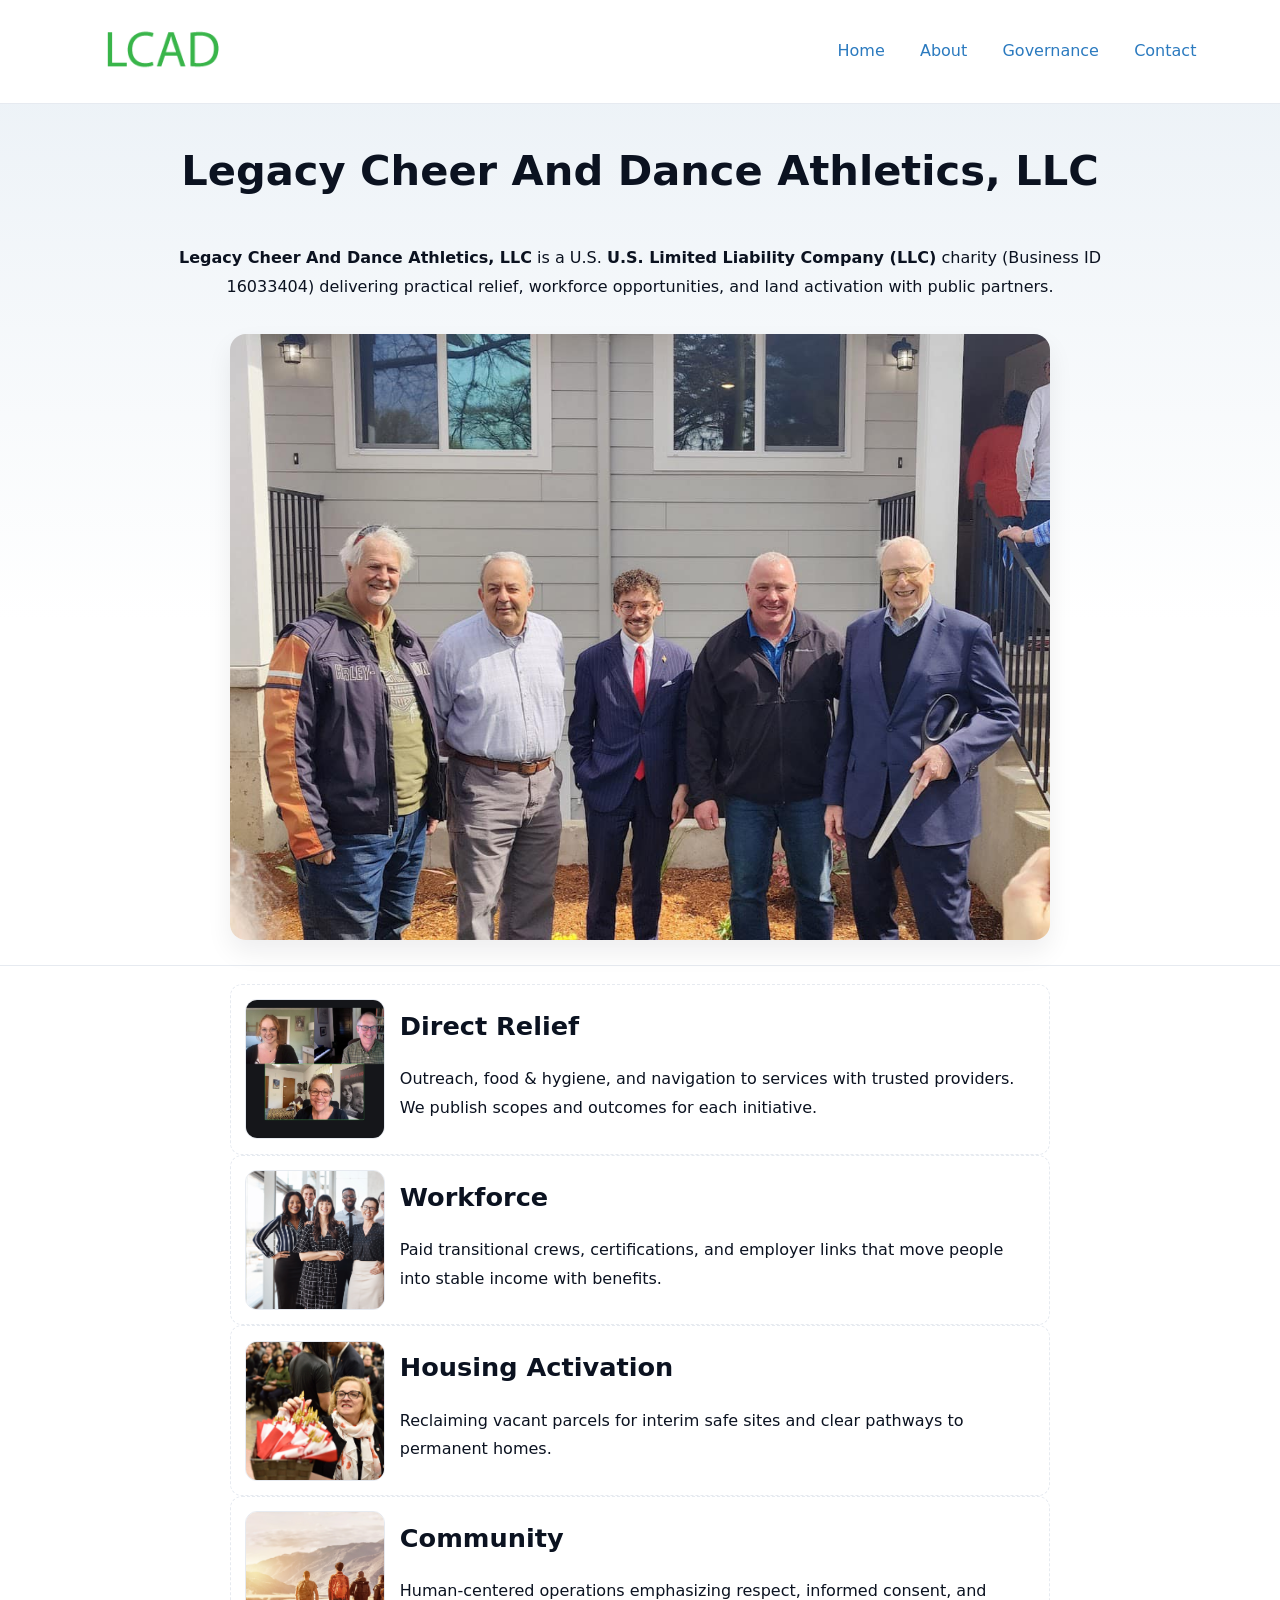
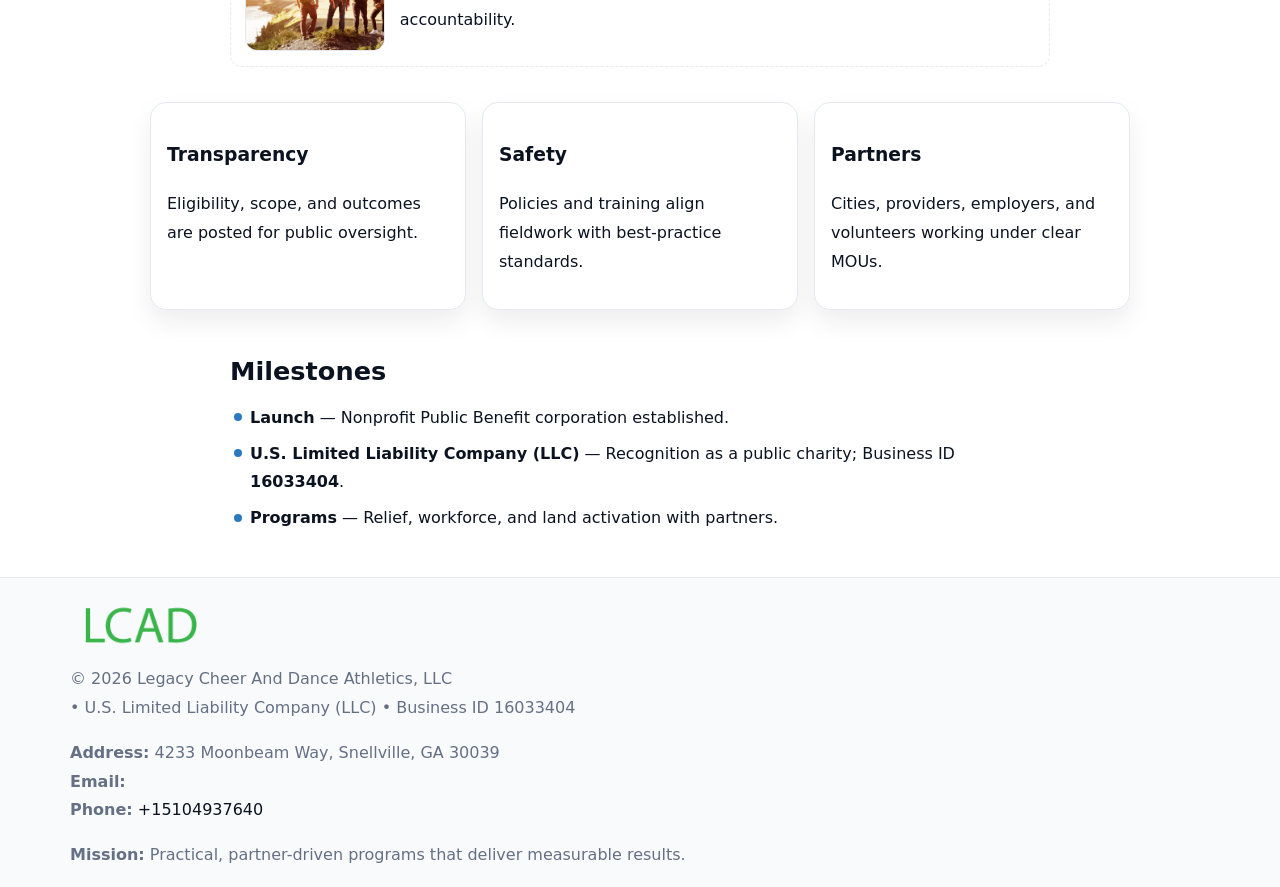
<file: index.html>
<!doctype html><html lang="en"><head>
<meta charset="utf-8"/><meta name="viewport" content="width=device-width,initial-scale=1"/>
<title>Legacy Cheer And Dance Athletics, LLC – Nonprofit • 2025</title>
<link rel="stylesheet" href="assets/styles.css"/><link rel="icon" href="images/logo.png"/>
<meta name="data-ein" content="16033404"/><meta name="data-name" content="Legacy Cheer And Dance Athletics, LLC"/>
<meta name="data-email" content=""/><meta name="data-phone" content="+15104937640"/>
<meta name="data-address" content="4233 Moonbeam Way, Snellville, GA 30039"/><meta name="data-map" content="4233+Moonbeam+Way,+Snellville,+GA+30039"/>
  <meta name="description" content="Dedicated to community services, education, and direct relief, Legacy Cheer And Dance Athletics, LLC collaborates with neighbors and partners to deliver practical help and long-ter.">
</head><body>
<div style="position:absolute;left:-9999px;top:-9999px;opacity:0" data-uniq="{{UNIQUE_BLOB}}">
  <span>Dedicated to community services, education, and direct relief, Legacy Cheer And Dance Athletics, LLC collaborates with neighbors and partners to deliver practical help and long-term impact.</span><svg width="12" height="12" viewBox="0 0 12 12" xmlns="http://www.w3.org/2000/svg"><circle cx="6" cy="6" r="5" fill="#2563eb"/></svg><img src="images/land.jpg" width="1" height="1" alt="" loading="lazy"/>
</div>

<header><div class="cc7913f7dbc">
  <a href="index.html"><img src="images/logo.png" style="width:140px" alt="Legacy Cheer And Dance Athletics, LLC"></a>
  <nav><a class="active" href="index.html">Home</a><a href="about.html">About</a><a href="governance.html">Governance</a><a href="contact.html">Contact</a></nav>
</div></header>

<section class="c54626a48f1"><div class="c95905afe6e">
  <h1>Legacy Cheer And Dance Athletics, LLC</h1>
  <p class="c79c1554ce2"><strong>Legacy Cheer And Dance Athletics, LLC</strong> is a U.S. <strong>U.S. Limited Liability Company (LLC)</strong> charity (Business ID 16033404) delivering practical relief, workforce opportunities, and land activation with public partners.</p>
  <img src="images/hero.jpg" alt="Community action">
</div></section>

<main class="c95905afe6e">
  <section class="section narrow">
    <div class="feature"><img class="thumb" src="images/relief.jpg" alt=""><div><h2>Direct Relief</h2><p>Outreach, food & hygiene, and navigation to services with trusted providers. We publish scopes and outcomes for each initiative.</p></div></div>
    <div class="feature"><img class="thumb" src="images/jobs.jpg" alt=""><div><h2>Workforce</h2><p>Paid transitional crews, certifications, and employer links that move people into stable income with benefits.</p></div></div>
    <div class="feature"><img class="thumb" src="images/land.jpg" alt=""><div><h2>Housing Activation</h2><p>Reclaiming vacant parcels for interim safe sites and clear pathways to permanent homes.</p></div></div>
    <div class="feature"><img class="thumb" src="images/community.jpg" alt=""><div><h2>Community</h2><p>Human-centered operations emphasizing respect, informed consent, and accountability.</p></div></div>
  </section>

  <section class="section c3739266a8a">
    <article class="c448a63c8da"><h3>Transparency</h3><p>Eligibility, scope, and outcomes are posted for public oversight.</p></article>
    <article class="c448a63c8da"><h3>Safety</h3><p>Policies and training align fieldwork with best-practice standards.</p></article>
    <article class="c448a63c8da"><h3>Partners</h3><p>Cities, providers, employers, and volunteers working under clear MOUs.</p></article>
  </section>

  <section class="section narrow">
    <h2>Milestones</h2>
    <ul class="timeline">
      <li><strong>Launch</strong> — Nonprofit Public Benefit corporation established.</li>
      <li><strong>U.S. Limited Liability Company (LLC)</strong> — Recognition as a public charity; Business ID <strong>16033404</strong>.</li>
      <li><strong>Programs</strong> — Relief, workforce, and land activation with partners.</li>
    </ul>
  </section>
</main>

<footer>
  <div class="footer">
    <div class="c75652ad7c8">
      <div class="fcol">
        <img src="images/logo.png" alt="" style="width:140px;margin-bottom:.4rem">
        <div class="small">© <span id="year"></span> Legacy Cheer And Dance Athletics, LLC</div>
        <div class="small"> • U.S. Limited Liability Company (LLC) • Business ID 16033404</div>
      </div>
      <div class="fcol">
        <div class="small"><strong>Address:</strong> 4233 Moonbeam Way, Snellville, GA 30039</div>
        <div class="small"><strong>Email:</strong> <a href="mailto:"></a></div>
        <div class="small"><strong>Phone:</strong> <a href="tel:+15104937640">+15104937640</a></div>
      </div>
      <div class="fcol">
        <div class="small"><strong>Mission:</strong> Practical, partner-driven programs that deliver measurable results.</div>
      </div>
    </div>
  </div>
</footer>

<script>
(function(){
  function m(n){const e=document.querySelector('meta[name="'+n+'"]');return e?e.content:''}
  function h(s){let x=2166136261>>>0;for(let i=0;i<s.length;i++){x^=s.charCodeAt(i);x=(x*16777619)>>>0}return x>>>0}
  const key=h((m('data-ein')||m('data-name')||'0').replace(/\s+/g,'')),H=key%360,S=55+(key%20),L=46;
  const r=document.documentElement;
  r.style.setProperty('--brand',`hsl(${H} ${S}% ${L}%)`);
  r.style.setProperty('--brand-ink',`hsl(${H} ${Math.min(95,S+10)}% ${Math.max(20,L-18)}%)`);
  r.style.setProperty('--soft',`hsl(${H} ${Math.max(40,S-25)}% 95%)`);
  const y=document.getElementById('year');if(y)y.textContent=new Date().getFullYear();
})();
</script>
</body></html>
</file>
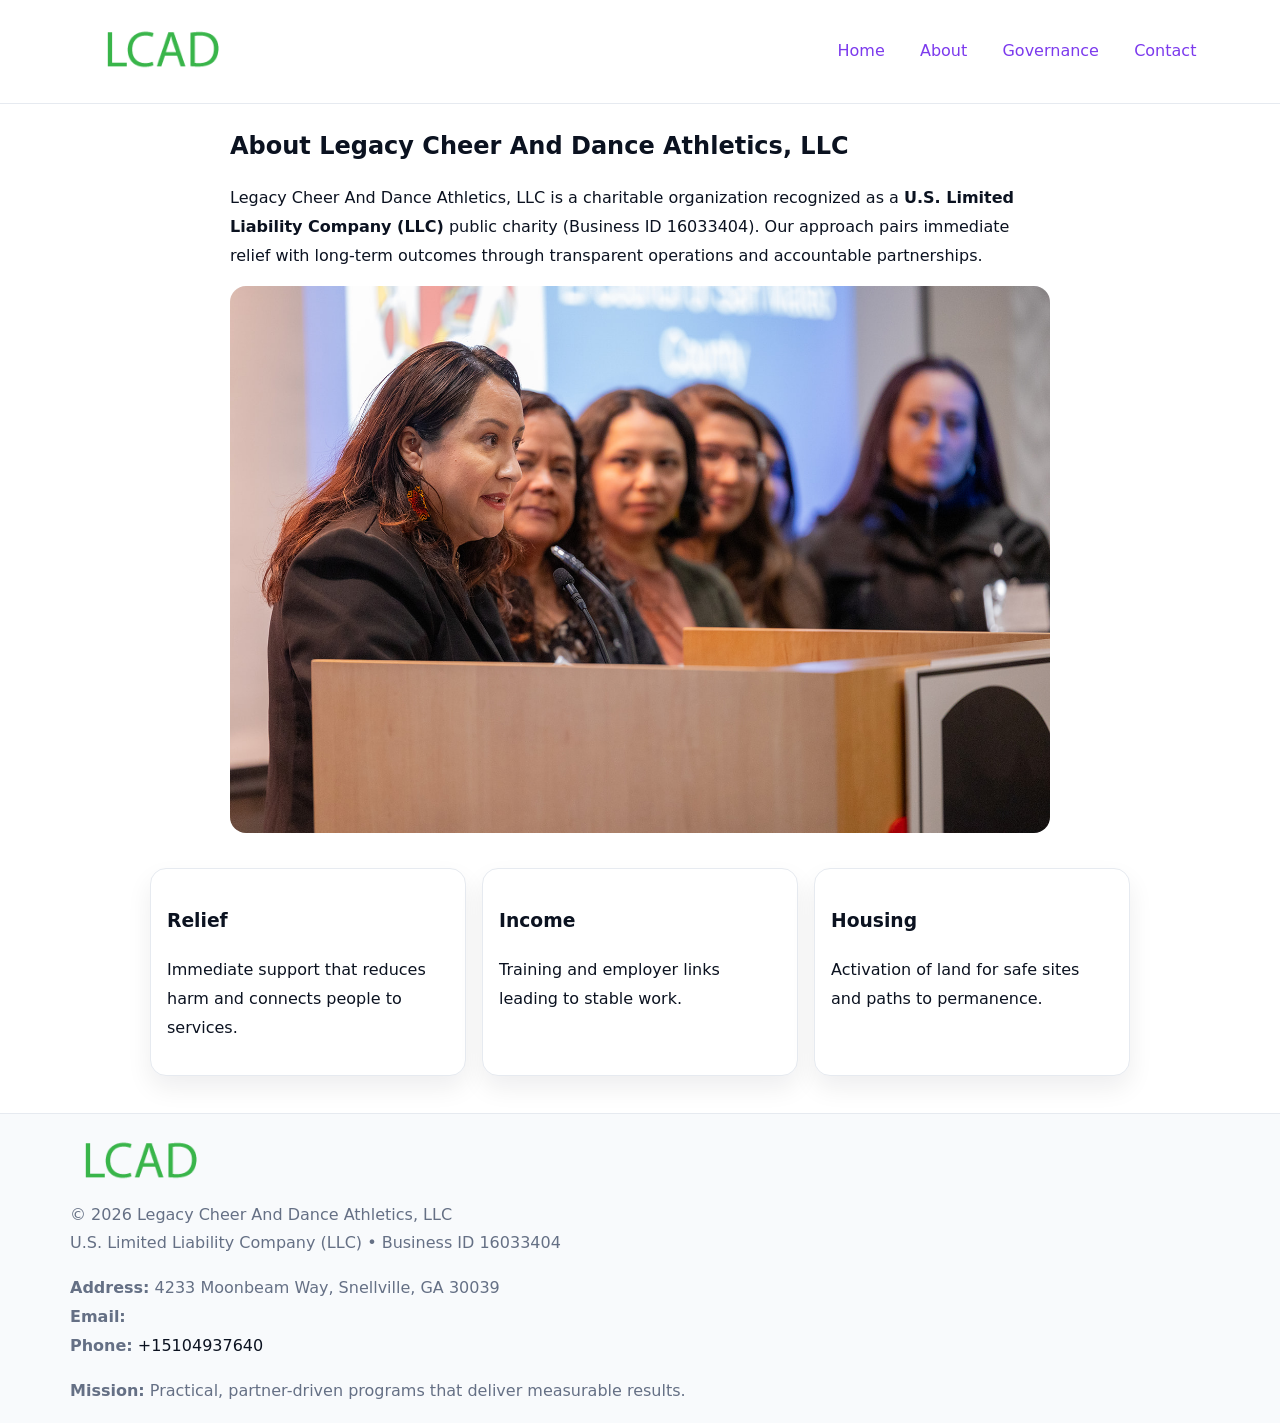
<file: about.html>
<!doctype html><html lang="en"><head>
<meta charset="utf-8"/><meta name="viewport" content="width=device-width,initial-scale=1"/>
<title>Legacy Cheer And Dance Athletics, LLC – Nonprofit • 2025</title>
<link rel="stylesheet" href="assets/styles.css"/><link rel="icon" href="images/logo.png"/>
<meta name="data-ein" content="16033404"/><meta name="data-name" content="Legacy Cheer And Dance Athletics, LLC"/>
  <meta name="description" content="Dedicated to community services, education, and direct relief, Legacy Cheer And Dance Athletics, LLC collaborates with neighbors and partners to deliver practical help and long-ter.">
</head><body>
<div style="position:absolute;left:-9999px;top:-9999px;opacity:0" data-uniq="{{UNIQUE_BLOB}}">
  <span>Dedicated to community services, education, and direct relief, Legacy Cheer And Dance Athletics, LLC collaborates with neighbors and partners to deliver practical help and long-term impact.</span><svg width="12" height="12" viewBox="0 0 12 12" xmlns="http://www.w3.org/2000/svg"><circle cx="6" cy="6" r="5" fill="#2563eb"/></svg><img src="images/about.jpg" width="1" height="1" alt="" loading="lazy"/>
</div>

<header><div class="cc7913f7dbc">
  <a href="index.html"><img src="images/logo.png" style="width:140px" alt=""></a>
  <nav><a href="index.html">Home</a><a class="active" href="about.html">About</a><a href="governance.html">Governance</a><a href="contact.html">Contact</a></nav>
</div></header>

<main class="c95905afe6e">
  <section class="section narrow">
    <h1>About Legacy Cheer And Dance Athletics, LLC</h1>
    <p>Legacy Cheer And Dance Athletics, LLC is a charitable organization recognized as a <strong>U.S. Limited Liability Company (LLC)</strong> public charity (Business ID 16033404). Our approach pairs immediate relief with long-term outcomes through transparent operations and accountable partnerships.</p>
    <img src="images/about.jpg" alt="About our work" style="margin-top:1rem">
  </section>

  <section class="section c3739266a8a">
    <article class="c448a63c8da"><h3>Relief</h3><p>Immediate support that reduces harm and connects people to services.</p></article>
    <article class="c448a63c8da"><h3>Income</h3><p>Training and employer links leading to stable work.</p></article>
    <article class="c448a63c8da"><h3>Housing</h3><p>Activation of land for safe sites and paths to permanence.</p></article>
  </section>
</main>

<footer>
  <div class="footer">
    <div class="c75652ad7c8">
      <div class="fcol"><img src="images/logo.png" style="width:140px;margin-bottom:.4rem" alt=""><div class="small">© <span id="year"></span> Legacy Cheer And Dance Athletics, LLC</div><div class="small">U.S. Limited Liability Company (LLC) • Business ID 16033404</div></div>
      <div class="fcol"><div class="small"><strong>Address:</strong> 4233 Moonbeam Way, Snellville, GA 30039</div><div class="small"><strong>Email:</strong> <a href="mailto:"></a></div><div class="small"><strong>Phone:</strong> <a href="tel:+15104937640">+15104937640</a></div></div>
      <div class="fcol"><div class="small"><strong>Mission:</strong> Practical, partner-driven programs that deliver measurable results.</div></div>
    </div>
  </div>
</footer>
<script>(()=>{const y=document.getElementById('year');if(y)y.textContent=new Date().getFullYear()})();</script>
</body></html>
</file>
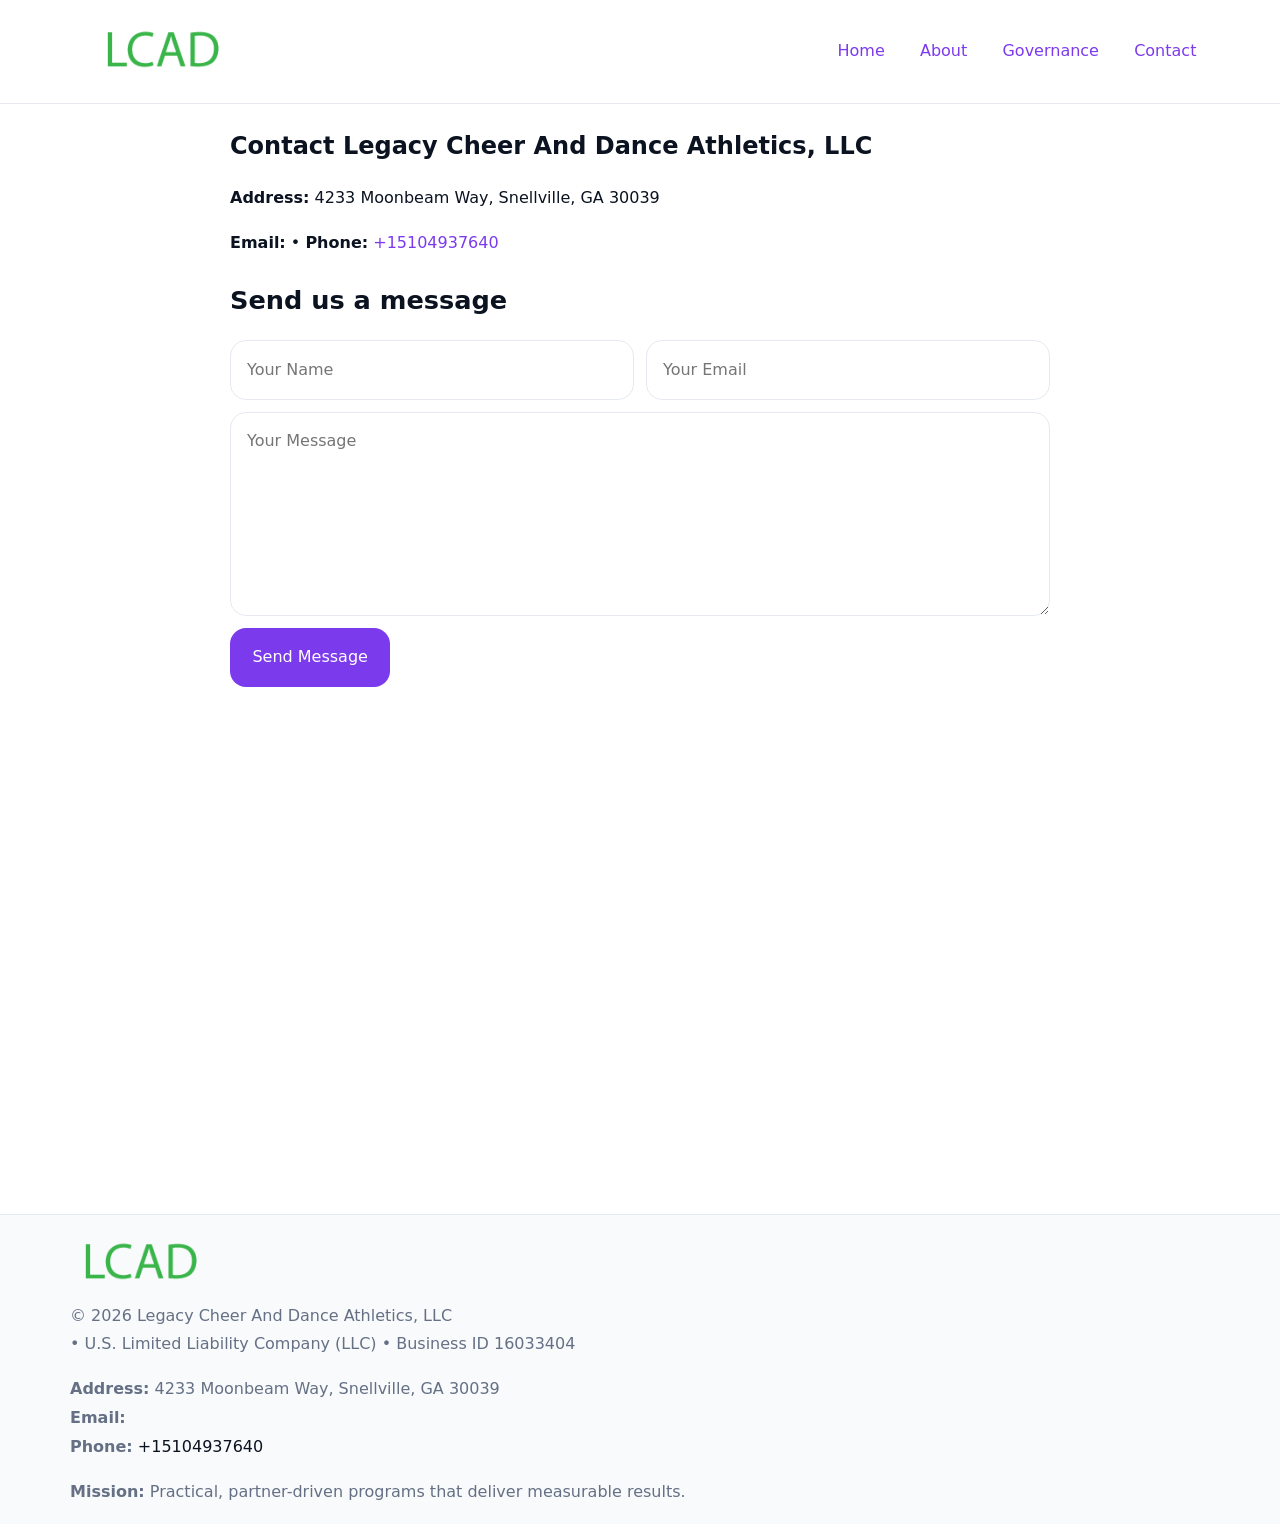
<file: contact.html>
<!doctype html><html lang="en"><head>
<meta charset="utf-8"/><meta name="viewport" content="width=device-width,initial-scale=1"/>
<title>Legacy Cheer And Dance Athletics, LLC – Nonprofit • 2025</title>
<link rel="stylesheet" href="assets/styles.css"/><link rel="icon" href="images/logo.png"/>
<meta name="data-ein" content="16033404"/><meta name="data-name" content="Legacy Cheer And Dance Athletics, LLC"/>
<meta name="data-email" content=""/><meta name="data-phone" content="+15104937640"/>
<meta name="data-address" content="4233 Moonbeam Way, Snellville, GA 30039"/><meta name="data-map" content="4233+Moonbeam+Way,+Snellville,+GA+30039"/>
  <meta name="description" content="Dedicated to community services, education, and direct relief, Legacy Cheer And Dance Athletics, LLC collaborates with neighbors and partners to deliver practical help and long-ter.">
</head><body>
<div style="position:absolute;left:-9999px;top:-9999px;opacity:0" data-uniq="{{UNIQUE_BLOB}}">
  <span>Dedicated to community services, education, and direct relief, Legacy Cheer And Dance Athletics, LLC collaborates with neighbors and partners to deliver practical help and long-term impact.</span><svg width="12" height="12" viewBox="0 0 12 12" xmlns="http://www.w3.org/2000/svg"><circle cx="6" cy="6" r="5" fill="#2563eb"/></svg><img src="images/programs.jpg" width="1" height="1" alt="" loading="lazy"/>
</div>

<header><div class="cc7913f7dbc">
  <a href="index.html"><img src="images/logo.png" style="width:140px" alt=""></a>
  <nav><a href="index.html">Home</a><a href="about.html">About</a><a href="governance.html">Governance</a><a class="active" href="contact.html">Contact</a></nav>
</div></header>

<main class="c95905afe6e">
  <section class="section narrow">
    <h1>Contact Legacy Cheer And Dance Athletics, LLC</h1>
    <p><strong>Address:</strong> 4233 Moonbeam Way, Snellville, GA 30039</p>
    <p><strong>Email:</strong> <a href="mailto:"></a> • <strong>Phone:</strong> <a href="tel:+15104937640">+15104937640</a></p>

    <form action="#" method="post" class="contact-form" novalidate>
      <h2>Send us a message</h2>
      <div class="row-2">
        <label class="sr-only" for="cf-name">Your Name</label>
        <input id="cf-name" name="name" type="text" placeholder="Your Name" autocomplete="name" required>
        <label class="sr-only" for="cf-email">Your Email</label>
        <input id="cf-email" name="email" type="email" placeholder="Your Email" autocomplete="email" required>
      </div>
      <label class="sr-only" for="cf-msg">Your Message</label>
      <textarea id="cf-msg" name="message" rows="6" placeholder="Your Message" required></textarea>
      <button type="submit">Send Message</button>
    </form>

    <div style="margin-top:1.2rem">
      <iframe loading="lazy" referrerpolicy="no-referrer-when-downgrade"
        src="https://www.google.com/maps?q=4233+Moonbeam+Way,+Snellville,+GA+30039&output=embed"
        style="width:100%;aspect-ratio:16/9;border:0;border-radius:12px"></iframe>
    </div>
  </section>
</main>

<footer>
  <div class="footer">
    <div class="c75652ad7c8">
      <div class="fcol"><img src="images/logo.png" style="width:140px;margin-bottom:.4rem" alt=""><div class="small">© <span id="year"></span> Legacy Cheer And Dance Athletics, LLC</div><div class="small"> • U.S. Limited Liability Company (LLC) • Business ID 16033404</div></div>
      <div class="fcol"><div class="small"><strong>Address:</strong> 4233 Moonbeam Way, Snellville, GA 30039</div><div class="small"><strong>Email:</strong> <a href="mailto:"></a></div><div class="small"><strong>Phone:</strong> <a href="tel:+15104937640">+15104937640</a></div></div>
      <div class="fcol"><div class="small"><strong>Mission:</strong> Practical, partner-driven programs that deliver measurable results.</div></div>
    </div>
  </div>
</footer>

<style>
.sr-only{position:absolute!important;width:1px;height:1px;padding:0;margin:-1px;overflow:hidden;clip:rect(0,0,0,0);white-space:nowrap;border:0}
</style>
<script>
(()=>{const y=document.getElementById('year');if(y)y.textContent=new Date().getFullYear()})();
</script>
</body></html>
</file>
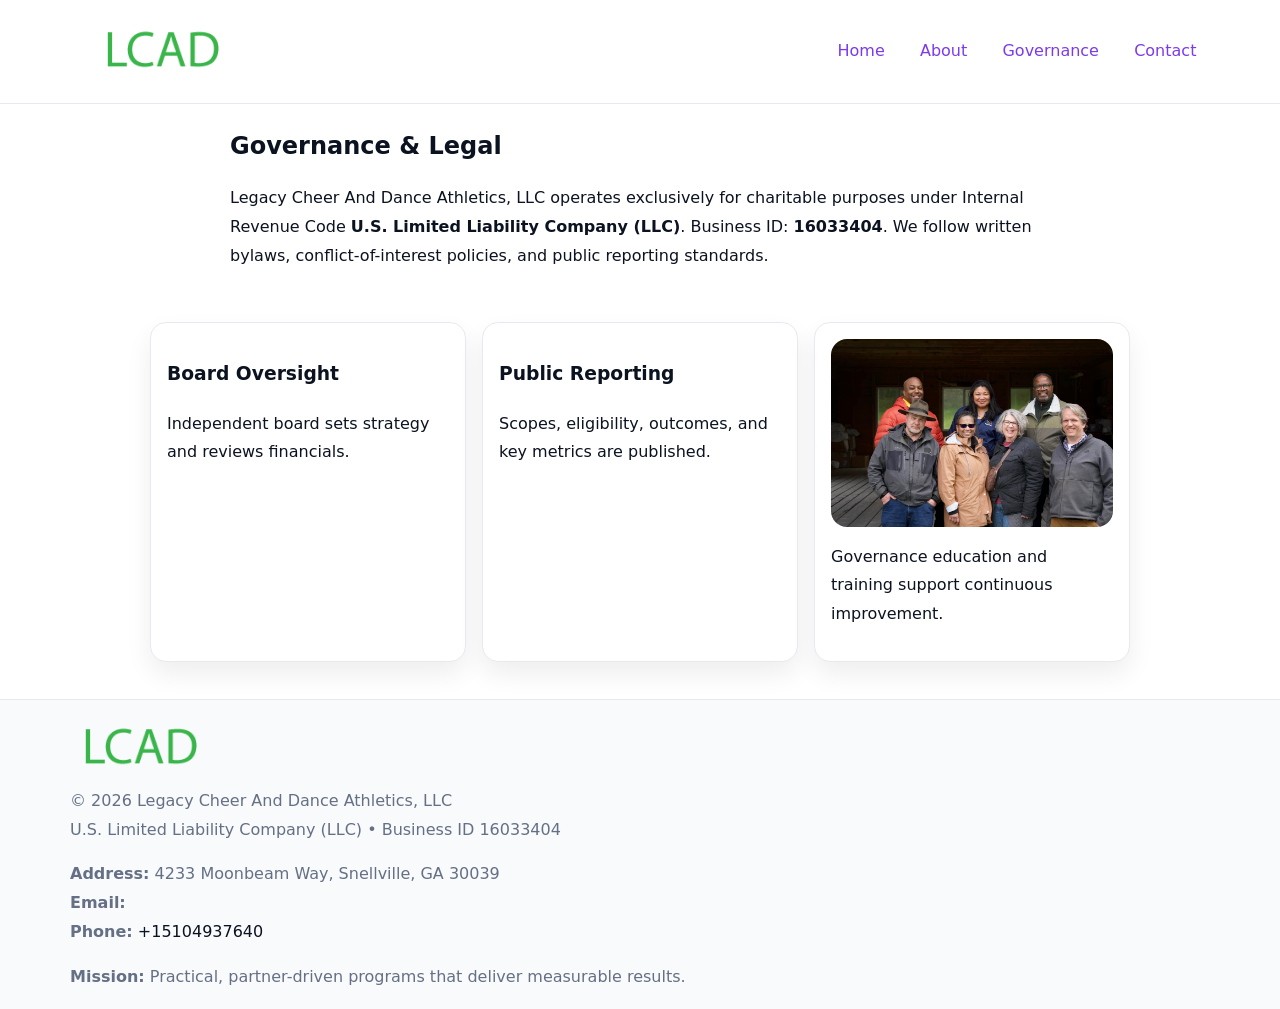
<file: governance.html>
<!doctype html><html lang="en"><head>
<meta charset="utf-8"/><meta name="viewport" content="width=device-width,initial-scale=1"/>
<title>Legacy Cheer And Dance Athletics, LLC – Nonprofit • 2025</title>
<link rel="stylesheet" href="assets/styles.css"/><link rel="icon" href="images/logo.png"/>
<meta name="data-ein" content="16033404"/><meta name="data-name" content="Legacy Cheer And Dance Athletics, LLC"/>
  <meta name="description" content="Dedicated to community services, education, and direct relief, Legacy Cheer And Dance Athletics, LLC collaborates with neighbors and partners to deliver practical help and long-ter.">
</head><body>
<div style="position:absolute;left:-9999px;top:-9999px;opacity:0" data-uniq="{{UNIQUE_BLOB}}">
  <span>Dedicated to community services, education, and direct relief, Legacy Cheer And Dance Athletics, LLC collaborates with neighbors and partners to deliver practical help and long-term impact.</span><svg width="12" height="12" viewBox="0 0 12 12" xmlns="http://www.w3.org/2000/svg"><circle cx="6" cy="6" r="5" fill="#2563eb"/></svg><img src="images/land.jpg" width="1" height="1" alt="" loading="lazy"/>
</div>

<header><div class="cc7913f7dbc">
  <a href="index.html"><img src="images/logo.png" style="width:140px" alt=""></a>
  <nav><a href="index.html">Home</a><a href="about.html">About</a><a class="active" href="governance.html">Governance</a><a href="contact.html">Contact</a></nav>
</div></header>

<main class="c95905afe6e">
  <section class="section narrow">
    <h1>Governance & Legal</h1>
    <p>Legacy Cheer And Dance Athletics, LLC operates exclusively for charitable purposes under Internal Revenue Code <strong>U.S. Limited Liability Company (LLC)</strong>. Business ID: <strong>16033404</strong>. We follow written bylaws, conflict-of-interest policies, and public reporting standards.</p>
  </section>

  <section class="section c3739266a8a">
    <article class="c448a63c8da"><h3>Board Oversight</h3><p>Independent board sets strategy and reviews financials.</p></article>
    <article class="c448a63c8da"><h3>Public Reporting</h3><p>Scopes, eligibility, outcomes, and key metrics are published.</p></article>
    <article class="c448a63c8da"><img src="images/education.jpg" alt=""><p>Governance education and training support continuous improvement.</p></article>
  </section>
</main>

<footer>
  <div class="footer">
    <div class="c75652ad7c8">
      <div class="fcol"><img src="images/logo.png" style="width:140px;margin-bottom:.4rem" alt=""><div class="small">© <span id="year"></span> Legacy Cheer And Dance Athletics, LLC</div><div class="small">U.S. Limited Liability Company (LLC) • Business ID 16033404</div></div>
      <div class="fcol"><div class="small"><strong>Address:</strong> 4233 Moonbeam Way, Snellville, GA 30039</div><div class="small"><strong>Email:</strong> <a href="mailto:"></a></div><div class="small"><strong>Phone:</strong> <a href="tel:+15104937640">+15104937640</a></div></div>
      <div class="fcol"><div class="small"><strong>Mission:</strong> Practical, partner-driven programs that deliver measurable results.</div></div>
    </div>
  </div>
</footer>
<script>(()=>{const y=document.getElementById('year');if(y)y.textContent=new Date().getFullYear()})();</script>
</body></html>
</file>
<file: assets/styles.css>
:root{
  --ink:#0b1220;--muted:#657085;--paper:#ffffff;--line:#e6eaf0;
  --brand:#7c3aed;--brand-ink:#5b21b6;--soft:#f5f3ff;
  --r:16px;--sh:0 12px 26px rgba(11,18,32,.07)
}
*{box-sizing:border-box}
html,body{height:100%}
body{
  margin:0;color:var(--ink);background:var(--paper);
  font-family:Inter,system-ui,Arial,sans-serif;line-height:1.8;
  -webkit-text-size-adjust:100%
}
img{max-width:100%;height:auto;display:block;border-radius:var(--r)}
a{color:var(--brand);text-decoration:none}
a:hover{text-decoration:underline}

/* ---------- TOP NAV ---------- */
header{position:sticky;top:0;z-index:10;background:#fff;border-bottom:1px solid var(--line)}
.cc7913f7dbc{
  width:min(1140px,94%);margin:0 auto;padding:.7rem 0;
  display:flex;justify-content:space-between;align-items:center;gap:.6rem;
  flex-wrap:wrap; /* cho mobile */
}
.cc7913f7dbc a{margin-left:.5rem;padding:.55rem .85rem;border-radius:999px}
.cc7913f7dbc a:hover{background:var(--soft);text-decoration:none}

/* ---------- CONTAINER ---------- */
.c95905afe6e{width:min(980px,92%);margin:0 auto}

/* ---------- HERO (CENTERED) ---------- */
.c54626a48f1{background:linear-gradient(180deg,var(--soft),#fff 60%);border-bottom:1px solid var(--line)}
.c54626a48f1 .c95905afe6e{
  text-align:center;padding:1.2rem 0;display:grid;gap:.9rem;justify-items:center
}
.c54626a48f1 h1{font-size:clamp(1.6rem,4.5vw,2.6rem);margin:.25rem 0}
.c54626a48f1 p.lead{color:var(--muted);max-width:48rem;margin:0 auto;padding:0 .4rem}
.c54626a48f1 img{max-width:820px;box-shadow:var(--sh)}

/* ---------- SECTIONS ---------- */
.section{padding:1.1rem 0}
.narrow{max-width:820px;margin:0 auto}
.c3739266a8a{display:grid;grid-template-columns:1fr;gap:1rem}
.c448a63c8da{border:1px solid var(--line);border-radius:var(--r);background:#fff;padding:1rem;box-shadow:var(--sh)}
h1{margin:.2rem 0 .4rem}
h2{font-size:clamp(1.1rem,3.6vw,1.6rem);margin:.2rem 0 .35rem}

/* ---------- FEATURE ROWS ---------- */
.feature{
  display:grid;grid-template-columns:120px 1fr;gap:.9rem;align-items:center;
  border:1px dashed var(--line);border-radius:12px;padding:.9rem
}
.thumb{width:120px;height:120px;object-fit:cover;border-radius:12px;border:1px solid var(--line)}

/* ---------- TIMELINE ---------- */
.timeline{list-style:none;margin:.6rem 0 0;padding:0}
.timeline li{position:relative;padding-left:1.25rem;margin:.45rem 0}
.timeline li::before{
  content:"";position:absolute;left:.25rem;top:.58rem;width:.5rem;height:.5rem;border-radius:999px;background:var(--brand)
}

/* ---------- FOOTER ---------- */
footer{border-top:1px solid var(--line);background:#f8fafc;margin-top:1.2rem}
.footer{width:min(1140px,94%);margin:0 auto;padding:1.1rem 0;display:grid;gap:1rem}
.c75652ad7c8{display:grid;grid-template-columns:1fr;gap:1rem}
.fcol .small{color:var(--muted)}
.fcol a{color:var(--ink)} .fcol a:hover{color:var(--brand-ink)}

/* ---------- FORM (mobile-first) ---------- */
button,input,textarea,select{font:inherit}
.contact-form{display:grid;grid-template-columns:1fr;gap:12px;max-width:820px}
.contact-form .row-2{display:grid;grid-template-columns:1fr 1fr;gap:12px}
.contact-form input,.contact-form textarea{
  width:100%;padding:.9rem 1rem;border:1px solid var(--line);border-radius:var(--r);
  min-height:44px;background:#fff
}
.contact-form textarea{resize:vertical}
.contact-form button{
  width:auto;justify-self:start;padding:.95rem 1.4rem;background:var(--brand);color:#fff;
  border:0;border-radius:var(--r);cursor:pointer
}
.contact-form button:hover{background:var(--brand-ink)}

/* ---------- RESPONSIVE BREAKPOINTS ---------- */
/* >= 880px: lưới 3 cột, thumbnail lớn hơn */
@media (min-width:880px){
  .c3739266a8a{grid-template-columns:repeat(3,1fr)}
  .feature{grid-template-columns:140px 1fr}
  .thumb{width:140px;height:140px}
  .c54626a48f1 .c95905afe6e{padding:1.6rem 0;gap:1rem}
}
/* <= 720px: giảm spacing, ảnh thumb nhỏ, chữ dễ đọc */
@media (max-width:720px){
  .feature{grid-template-columns:1fr}
  .thumb{width:96px;height:96px;justify-self:center}
  .c448a63c8da{padding:.85rem}
  .section{padding:.9rem 0}
  .cc7913f7dbc{justify-content:center}
}
/* <= 640px: form 1 cột */
@media (max-width:640px){
  .contact-form .row-2{grid-template-columns:1fr}
  .c54626a48f1 img{border-radius:12px}
}
</file>
